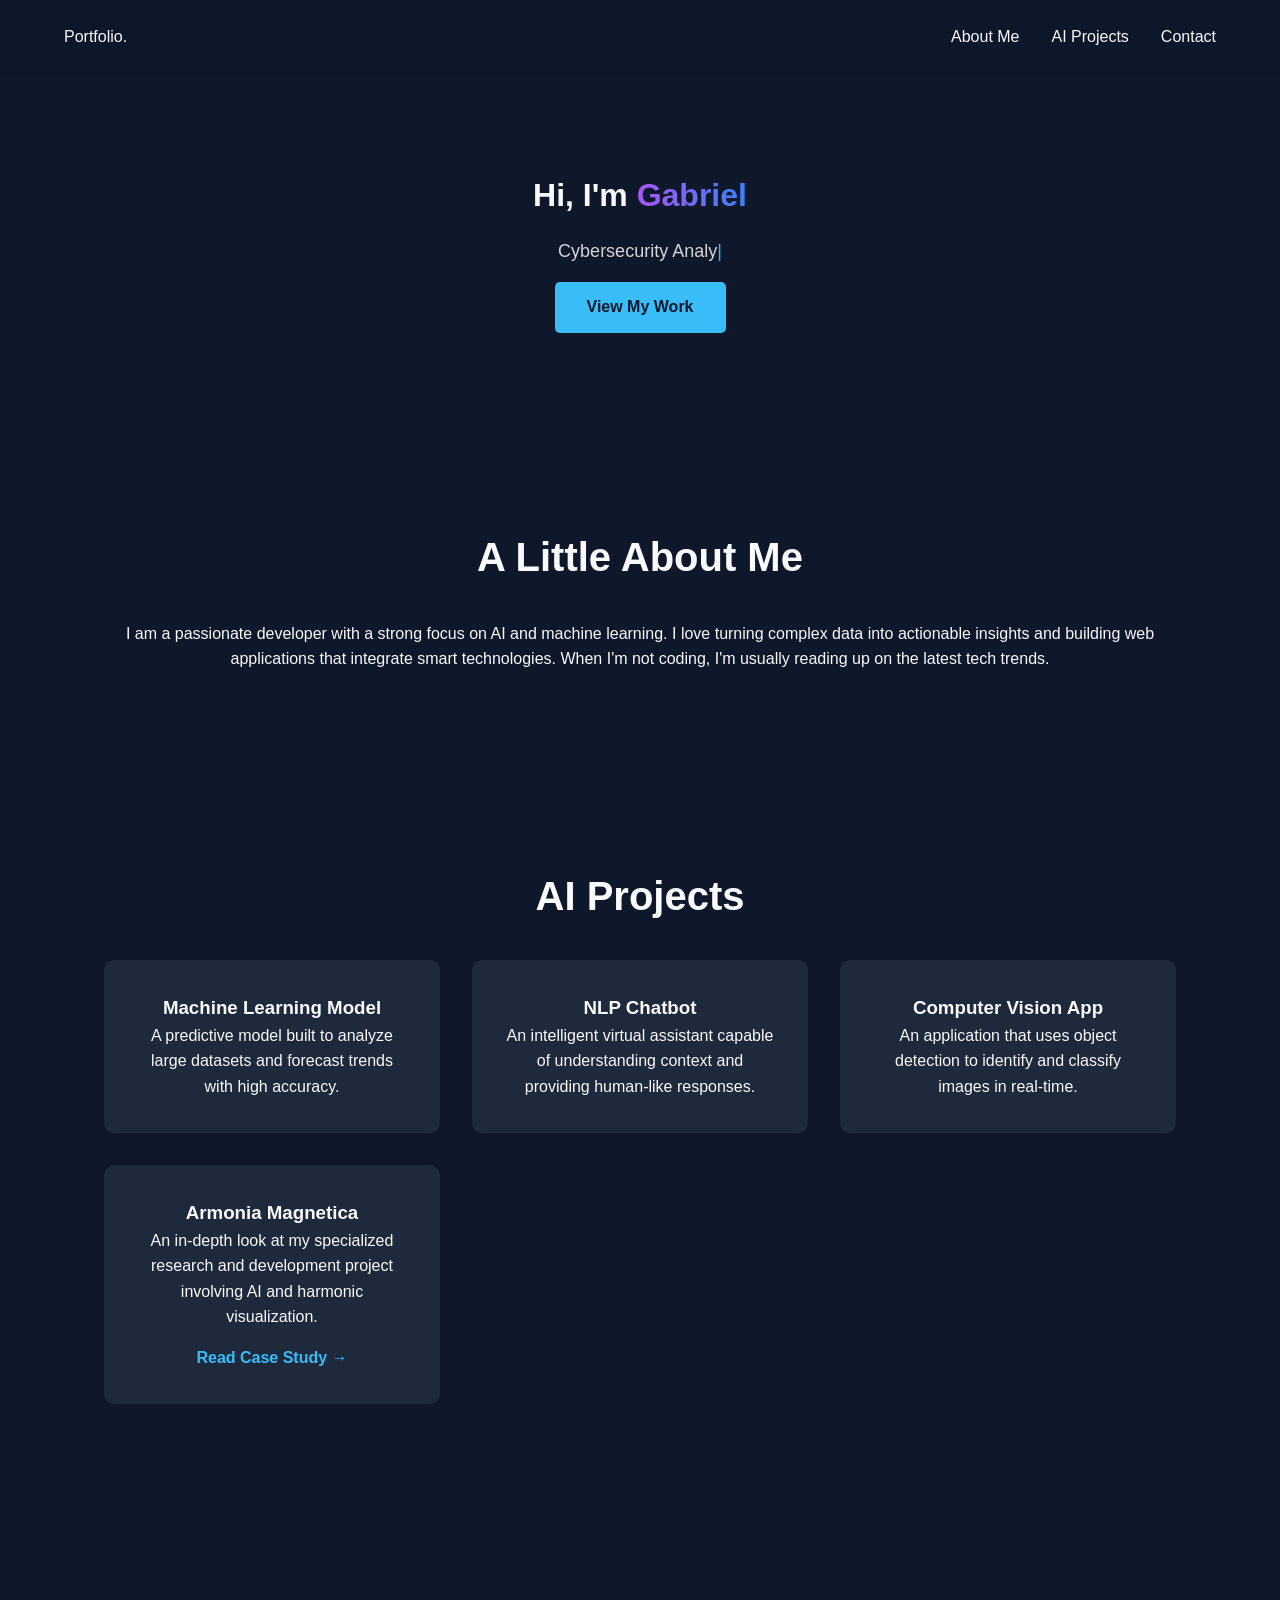
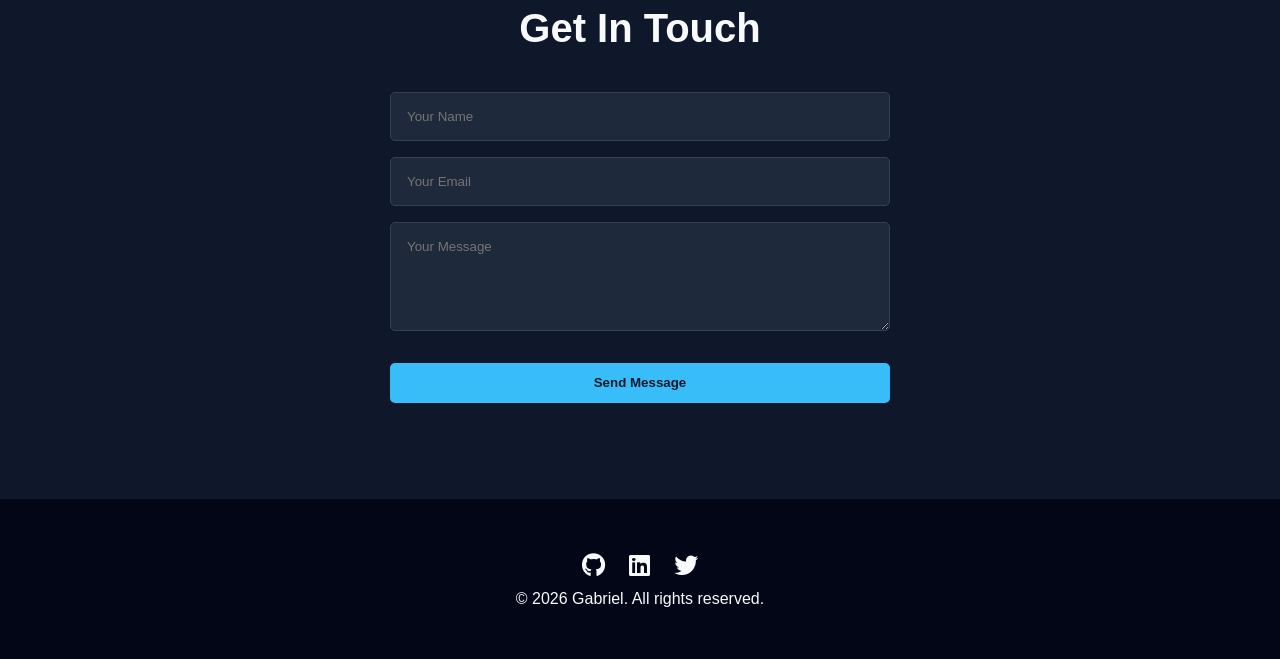
<file: index.html>
<!DOCTYPE html>
<html lang="en">
<head>
    <meta charset="UTF-8">
    <meta name="viewport" content="width=device-width, initial-scale=1.0">
    <title>My AI Portfolio</title>
    <link rel="icon" type="image/png" href="Gemini_Generated_Image_c4eiz5c4eiz5c4ei.png">
    <link rel="stylesheet" href="style.css">
    <link rel="stylesheet" href="https://cdnjs.cloudflare.com/ajax/libs/font-awesome/6.4.0/css/all.min.css">
</head>
<body>
    <nav class="navbar">
        <div class="logo">Portfolio.</div>
        <ul class="nav-links">
            <li><a href="#about">About Me</a></li>
            <li><a href="#projects">AI Projects</a></li>
            <li><a href="#contact">Contact</a></li>
        </ul>
    </nav>

    <header class="hero section hidden">
        <h1>Hi, I'm <span class="gradient-fade">Gabriel</span></h1>
        <p class="mt-4 max-w-xl text-lg text-neutral-300">
            <span id="typewriter"></span><span class="cursor">|</span>
        </p>
        <a href="#projects" class="btn">View My Work</a>
    </header>

    <section id="about" class="section hidden">
        <h2>A Little About Me</h2>
        <p>I am a passionate developer with a strong focus on AI and machine learning. I love turning complex data into actionable insights and building web applications that integrate smart technologies. When I'm not coding, I'm usually reading up on the latest tech trends.</p>
    </section>

    <section id="projects" class="section hidden">
        <h2>AI Projects</h2>
        <div class="project-grid">
            <div class="card">
                <h3>Machine Learning Model</h3>
                <p>A predictive model built to analyze large datasets and forecast trends with high accuracy.</p>
            </div>
            <div class="card">
                <h3>NLP Chatbot</h3>
                <p>An intelligent virtual assistant capable of understanding context and providing human-like responses.</p>
            </div>
            <div class="card">
                <h3>Computer Vision App</h3>
                <p>An application that uses object detection to identify and classify images in real-time.</p>
            </div>
            <div class="card">
                <h3>Armonia Magnetica</h3>
                <p>An in-depth look at my specialized research and development project involving AI and harmonic visualization.</p>
                <a href="armonia.html" class="btn-small">Read Case Study &rarr;</a>
            </div>
        </div>
    </section>

    <section id="contact" class="section hidden">
        <h2>Get In Touch</h2>
        <form id="contact-form" action="https://formspree.io/f/xjgzqnbp" method="POST">
            <input type="text" id="name" name="name" placeholder="Your Name" required>
            <input type="email" id="email" name="email" placeholder="Your Email" required>
            <textarea id="message" name="message" rows="5" placeholder="Your Message" required></textarea>
            <button type="submit" class="btn">Send Message</button>
        </form>
    </section>

    <footer>
        <div class="social-links">
            <a href="#"><i class="fab fa-github"></i></a>
            <a href="#"><i class="fab fa-linkedin"></i></a>
            <a href="#"><i class="fab fa-twitter"></i></a>
        </div>
        <p>&copy; 2026 Gabriel. All rights reserved.</p>
    </footer>

    <script src="script.js"></script>
</body>
</html>
</file>
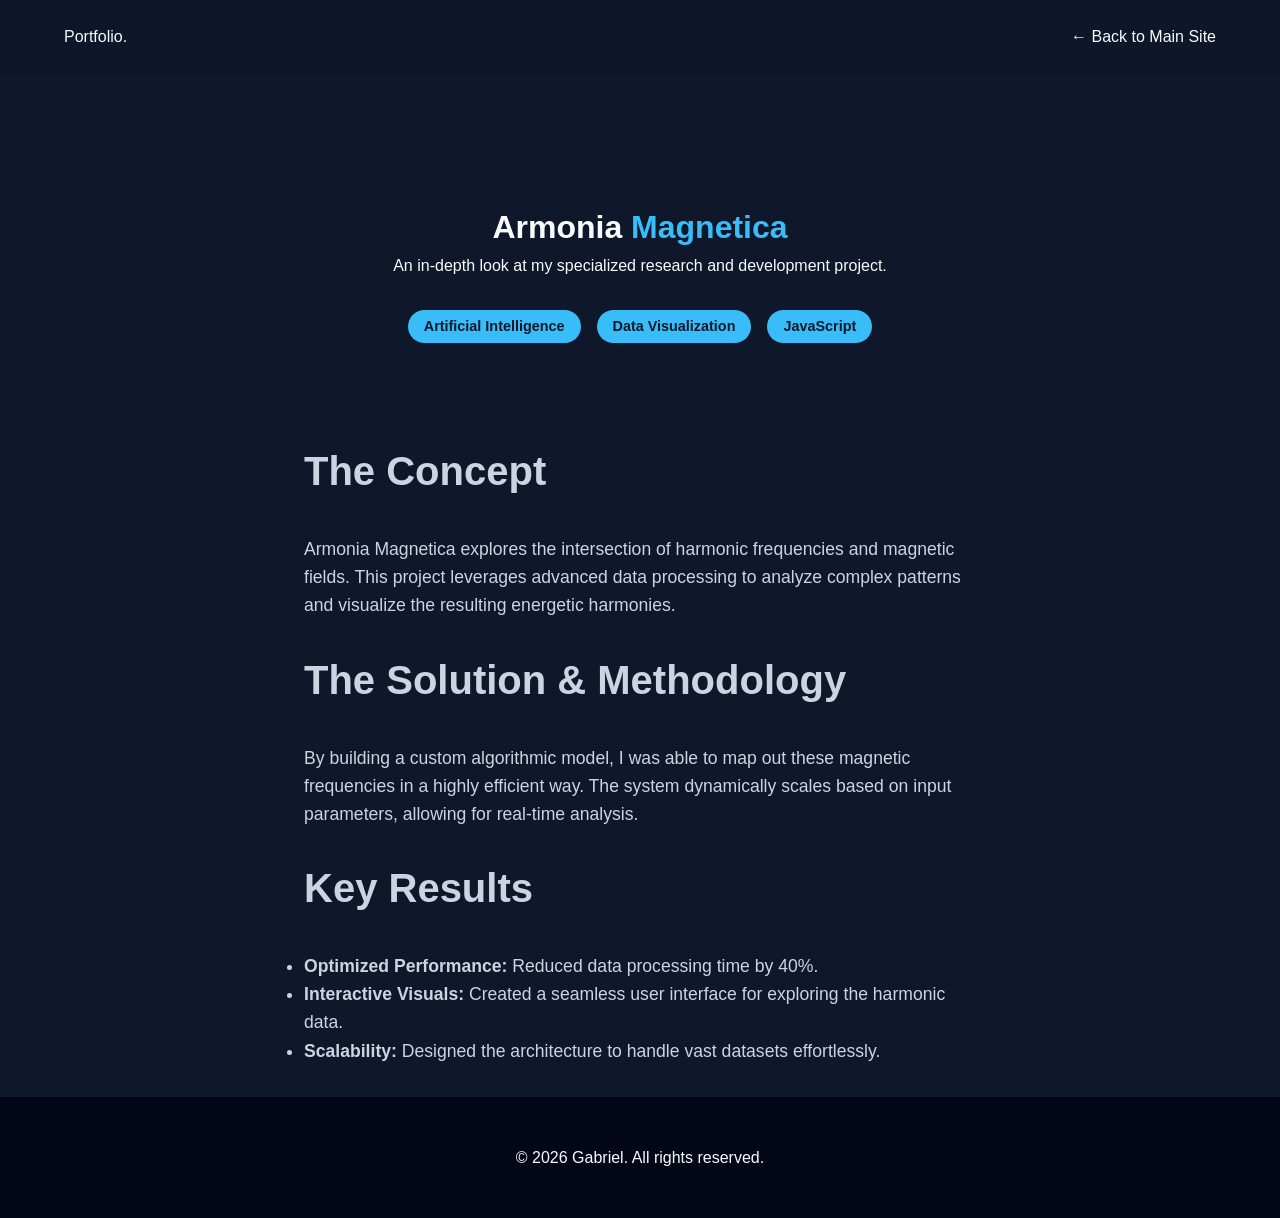
<file: armonia.html>
<!DOCTYPE html>
<html lang="en">
<head>
    <meta charset="UTF-8">
    <meta name="viewport" content="width=device-width, initial-scale=1.0">
    <title>Armonia Magnetica | Project Deep Dive</title>
    <link rel="icon" type="image/png" href="Gemini_Generated_Image_c4eiz5c4eiz5c4ei.png">
    <link rel="stylesheet" href="style.css">
    <link rel="stylesheet" href="https://cdnjs.cloudflare.com/ajax/libs/font-awesome/6.4.0/css/all.min.css">
    <style>
        /* Specific styles just for this hidden page */
        .project-header {
            text-align: center;
            padding: 8rem 5% 4rem;
        }
        .project-content {
            max-width: 800px;
            margin: 0 auto;
            padding: 2rem 5%;
            font-size: 1.1rem;
            color: #cbd5e1;
        }
        .tech-stack {
            display: flex;
            gap: 1rem;
            justify-content: center;
            margin-top: 2rem;
        }
        .tech-tag {
            background-color: #38bdf8;
            color: #0f172a;
            padding: 0.3rem 1rem;
            border-radius: 20px;
            font-size: 0.9rem;
            font-weight: bold;
        }
    </style>
</head>
<body>
    <nav class="navbar">
        <div class="logo">Portfolio.</div>
        <ul class="nav-links">
            <li><a href="index.html">&larr; Back to Main Site</a></li>
        </ul>
    </nav>

    <header class="project-header hidden">
        <h1>Armonia <span class="highlight">Magnetica</span></h1>
        <p>An in-depth look at my specialized research and development project.</p>
        <div class="tech-stack">
            <span class="tech-tag">Artificial Intelligence</span>
            <span class="tech-tag">Data Visualization</span>
            <span class="tech-tag">JavaScript</span>
        </div>
    </header>

    <section class="project-content hidden">
        <h2>The Concept</h2>
        <p>Armonia Magnetica explores the intersection of harmonic frequencies and magnetic fields. This project leverages advanced data processing to analyze complex patterns and visualize the resulting energetic harmonies.</p>
        <br>
        <h2>The Solution & Methodology</h2>
        <p>By building a custom algorithmic model, I was able to map out these magnetic frequencies in a highly efficient way. The system dynamically scales based on input parameters, allowing for real-time analysis.</p>
        <br>
        <h2>Key Results</h2>
        <ul>
            <li><strong>Optimized Performance:</strong> Reduced data processing time by 40%.</li>
            <li><strong>Interactive Visuals:</strong> Created a seamless user interface for exploring the harmonic data.</li>
            <li><strong>Scalability:</strong> Designed the architecture to handle vast datasets effortlessly.</li>
        </ul>
    </section>

    <footer>
        <p>&copy; 2026 Gabriel. All rights reserved.</p>
    </footer>

    <script src="script.js"></script>
</body>
</html>
</file>
<file: style.css>
/* Base Styles & Variables */
:root {
    --bg-color: #0f172a;
    --text-color: #f8fafc;
    --primary-color: #38bdf8;
    --card-bg: #1e293b;
}

* {
    margin: 0;
    padding: 0;
    box-sizing: border-box;
    font-family: 'Segoe UI', Tahoma, Geneva, Verdana, sans-serif;
}

body {
    background-color: var(--bg-color);
    color: var(--text-color);
    line-height: 1.6;
}

/* Navigation */
.navbar {
    display: flex;
    justify-content: space-between;
    padding: 1.5rem 5%;
    background-color: rgba(15, 23, 42, 0.9);
    position: sticky;
    top: 0;
    z-index: 100;
}

.nav-links {
    list-style: none;
    display: flex;
    gap: 2rem;
}

.nav-links a {
    color: var(--text-color);
    text-decoration: none;
    transition: color 0.3s ease;
}

.nav-links a:hover {
    color: var(--primary-color);
}

/* Sections & Typography */
.section {
    padding: 6rem 5%;
    max-width: 1200px;
    margin: 0 auto;
    text-align: center;
}

.highlight {
    color: var(--primary-color);
}

h2 {
    font-size: 2.5rem;
    margin-bottom: 2rem;
}

.btn {
    display: inline-block;
    padding: 0.8rem 2rem;
    background-color: var(--primary-color);
    color: var(--bg-color);
    text-decoration: none;
    border-radius: 5px;
    font-weight: bold;
    border: none;
    cursor: pointer;
    transition: transform 0.2s ease, opacity 0.2s ease;
    margin-top: 1rem;
}

.btn:hover {
    transform: translateY(-3px);
    opacity: 0.9;
}

/* Project Grid */
.project-grid {
    display: grid;
    grid-template-columns: repeat(auto-fit, minmax(300px, 1fr));
    gap: 2rem;
}

/* Typewriter Cursor */
.cursor {
    color: var(--primary-color);
    animation: blink 1s step-end infinite;
}

@keyframes blink {
    0%, 100% { opacity: 1; }
    50% { opacity: 0; }
}

/* Upgraded Card Hover */
.card {
    background-color: var(--card-bg);
    padding: 2rem;
    border-radius: 10px;
    border: 1px solid transparent;
    transition: transform 0.3s ease, box-shadow 0.3s ease, border 0.3s ease;
}

.card:hover {
    transform: translateY(-10px);
    box-shadow: 0 10px 25px rgba(56, 189, 248, 0.25); /* Adds a soft blue glow */
    border: 1px solid var(--primary-color);
}

/* Contact Form */
form {
    display: flex;
    flex-direction: column;
    gap: 1rem;
    max-width: 500px;
    margin: 0 auto;
}

input, textarea {
    padding: 1rem;
    border-radius: 5px;
    border: 1px solid #334155;
    background-color: var(--card-bg);
    color: var(--text-color);
}

/* Footer & Socials */
footer {
    text-align: center;
    padding: 3rem;
    background-color: #020617;
}

.social-links a {
    color: var(--text-color);
    font-size: 1.5rem;
    margin: 0 10px;
    transition: color 0.3s ease;
}

.social-links a:hover {
    color: var(--primary-color);
}

/* Animation Classes */
.hidden {
    opacity: 0;
    transform: translateY(30px);
    transition: opacity 0.8s ease-out, transform 0.8s ease-out;
}

.show {
    opacity: 1;
    transform: translateY(0);
}

/* Gradient Text & New Typography */
.gradient-fade {
    background: linear-gradient(90deg, #a855f7, #3b82f6);
    -webkit-background-clip: text;
    -webkit-text-fill-color: transparent;
    font-weight: bold;
}

.mt-4 { margin-top: 1rem; }
.text-lg { font-size: 1.125rem; }
.text-neutral-300 { color: #d4d4d8; }

/* Simple link button for the projects */
.btn-small {
    display: inline-block;
    margin-top: 15px;
    color: var(--primary-color);
    text-decoration: none;
    font-weight: bold;
    transition: color 0.2s ease;
}

.btn-small:hover {
    color: #a855f7;
    text-decoration: underline;
}
</file>
